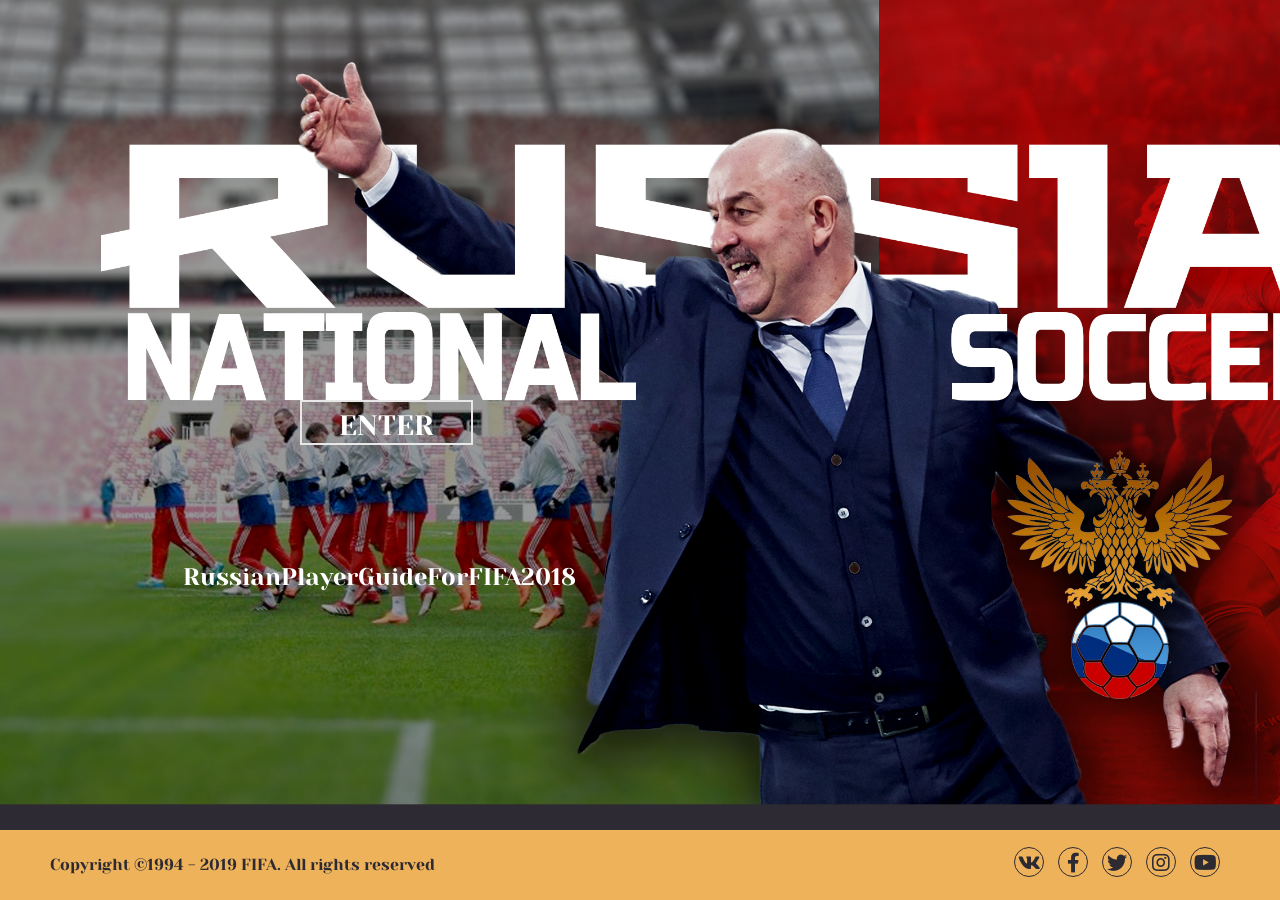
<file: index.html>
<!DOCTYPE html>
<html lang="en">
  <head>
    <meta charset="utf-8">
    <meta http-equiv="X-UA-Compatible" content="IE=edge">
    <meta name="viewport" content="width=device-width, initial-scale=1">

    <title>Main Page</title>
    <!-- <link href="https://fonts.googleapis.com/css?family=Russo+One|Stalinist+One|Yeseva+One" rel="stylesheet"> -->
    <link rel="stylesheet" href="fonts/fonts.css">
    <link rel="stylesheet" href="https://stackpath.bootstrapcdn.com/bootstrap/4.3.1/css/bootstrap.min.css" integrity="sha384-ggOyR0iXCbMQv3Xipma34MD+dH/1fQ784/j6cY/iJTQUOhcWr7x9JvoRxT2MZw1T" crossorigin="anonymous">
    <link rel="stylesheet" href="https://use.fontawesome.com/releases/v5.7.2/css/all.css" integrity="sha384-fnmOCqbTlWIlj8LyTjo7mOUStjsKC4pOpQbqyi7RrhN7udi9RwhKkMHpvLbHG9Sr" crossorigin="anonymous">
    <link href="css/index.css" rel="stylesheet">
    <script src="https://code.jquery.com/jquery-3.3.1.slim.min.js" integrity="sha384-q8i/X+965DzO0rT7abK41JStQIAqVgRVzpbzo5smXKp4YfRvH+8abtTE1Pi6jizo" crossorigin="anonymous"></script>
    <script src="https://cdnjs.cloudflare.com/ajax/libs/popper.js/1.14.7/umd/popper.min.js" integrity="sha384-UO2eT0CpHqdSJQ6hJty5KVphtPhzWj9WO1clHTMGa3JDZwrnQq4sF86dIHNDz0W1" crossorigin="anonymous"></script>
    <script src="https://stackpath.bootstrapcdn.com/bootstrap/4.3.1/js/bootstrap.min.js" integrity="sha384-JjSmVgyd0p3pXB1rRibZUAYoIIy6OrQ6VrjIEaFf/nJGzIxFDsf4x0xIM+B07jRM" crossorigin="anonymous"></script>
    <script src="js/index.js"></script>
    <!-- Global site tag (gtag.js) - Google Analytics -->
    <script async src="https://www.googletagmanager.com/gtag/js?id=UA-199001298-1"></script>
    <script>
      window.dataLayer = window.dataLayer || [];
      function gtag(){dataLayer.push(arguments);}
      gtag('js', new Date());

      gtag('config', 'UA-199001298-1');
    </script>

  </head>
  <body>
    <div class="HomePage">
      <h2>RussianPlayerGuideForFIFA2018</h2>
      <button  class="enter" type="button" name="button" onclick="gtag('event','跳出事件', {'event_category':'連結測試','event_action':'點按鈕','event_label':'測試','value':'500' });">
        <a href="player.html">ENTER</a>
      </button>
      <footer>

        <p>Copyright ©1994 - 2019 FIFA. All rights reserved</p>
        <span>
          <i class="fab fa-vk"></i>
          <i class="fab fa-facebook-f"></i>
          <i class="fab fa-twitter"></i>
          <i class="fab fa-instagram"></i>
          <i class="fab fa-youtube"></i>
        </span>


      </footer>
    </div>
  </body>
</file>
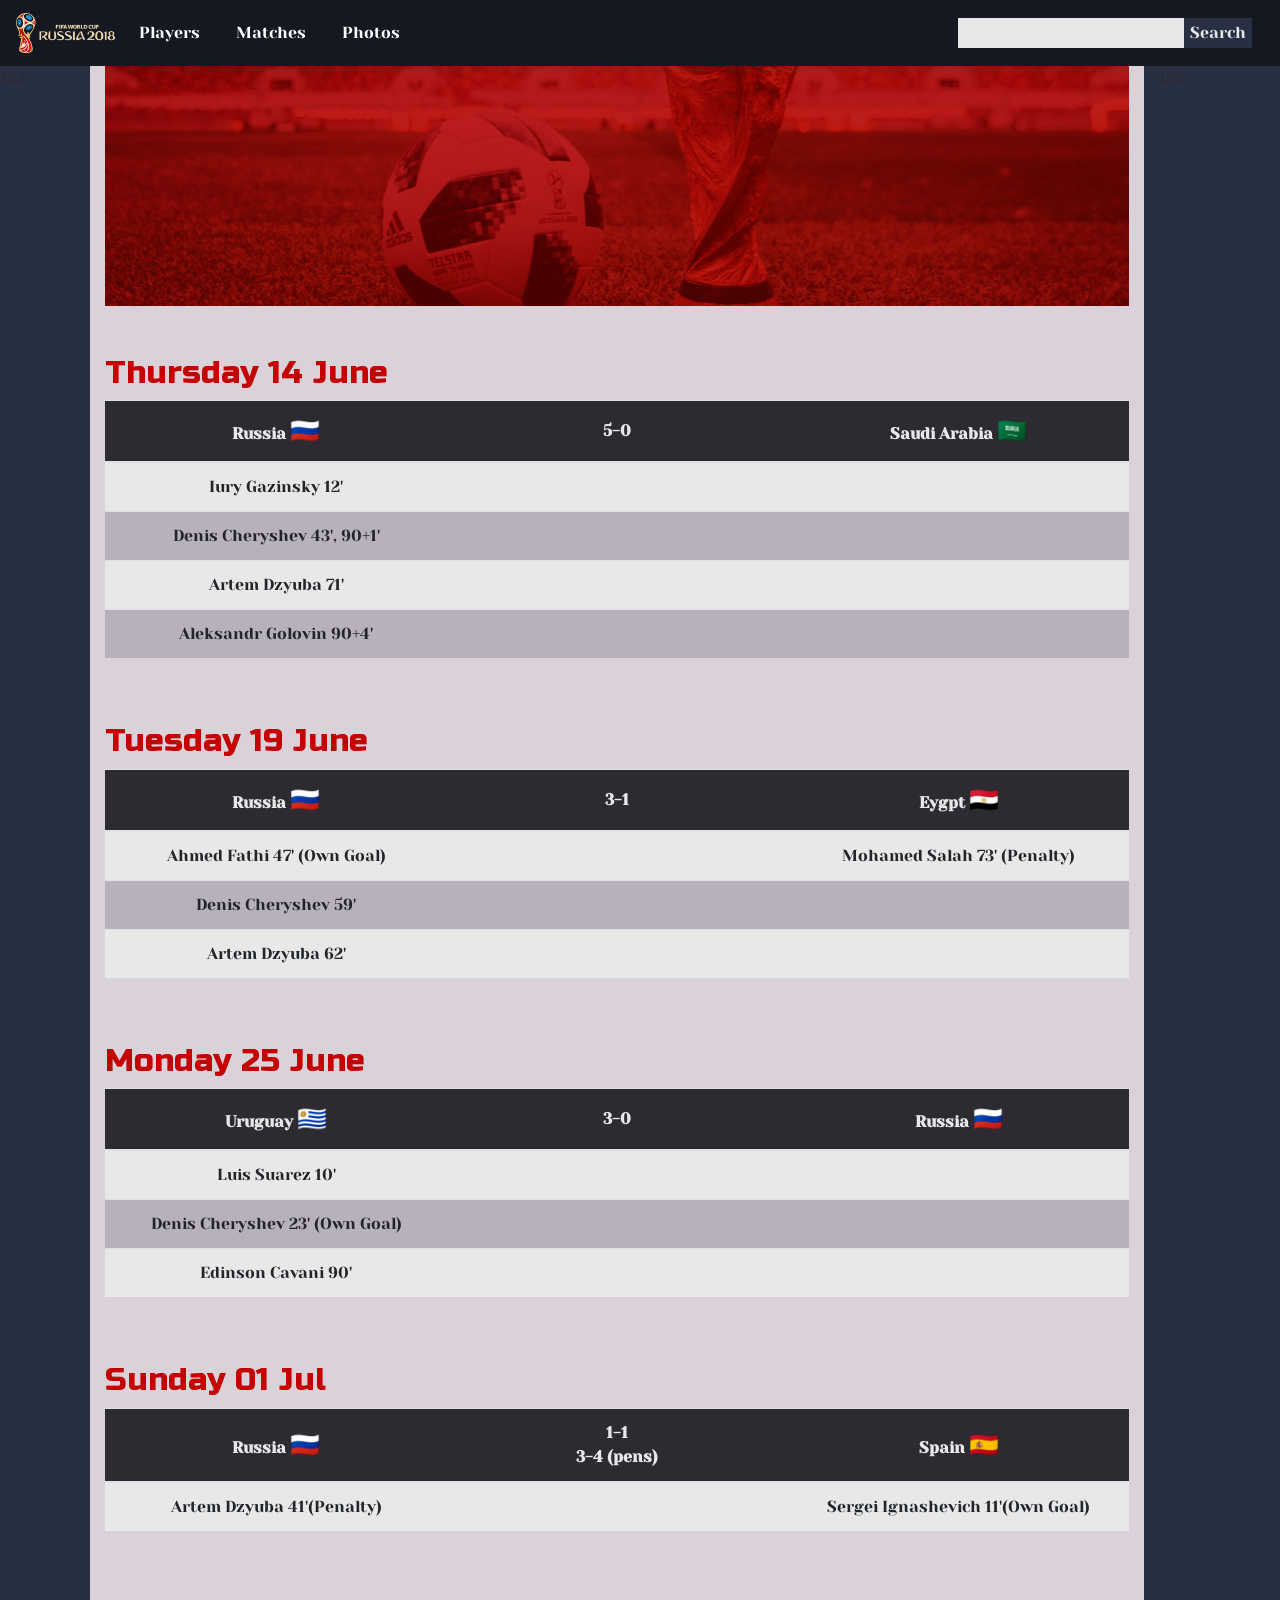
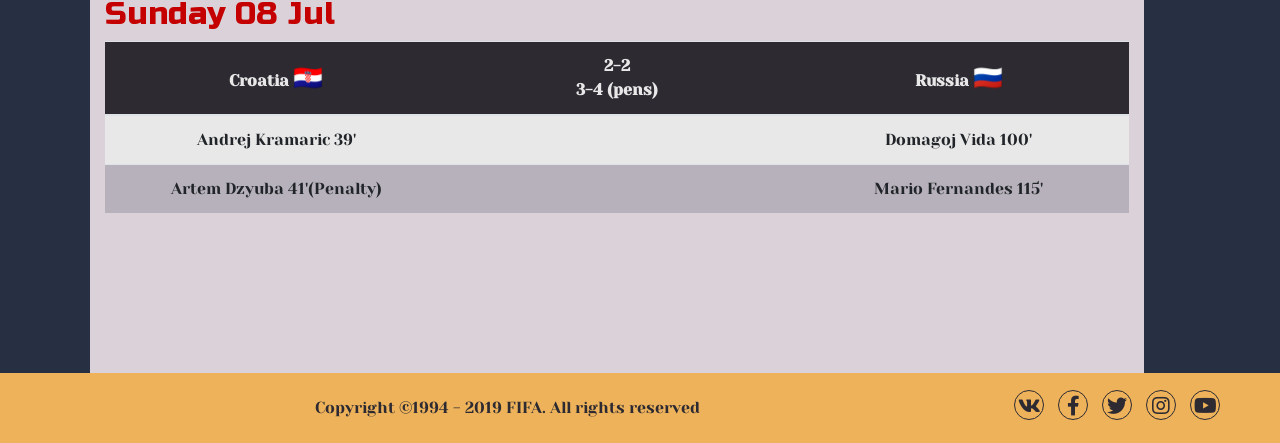
<file: matches.html>
<!DOCTYPE html>
<html lang="zh-Hant-TW">
  <head>
    <meta charset="utf-8">
    <meta http-equiv="X-UA-Compatible" content="IE=edge">
    <meta name="viewport" content="width=device-width, initial-scale=1">

    <title>Matches</title>
    <!-- <link href="https://fonts.googleapis.com/css?family=Russo+One|Stalinist+One|Yeseva+One" rel="stylesheet"> -->
    <link rel="stylesheet" href="fonts/fonts.css">
    <link rel="stylesheet" href="https://stackpath.bootstrapcdn.com/bootstrap/4.3.1/css/bootstrap.min.css" integrity="sha384-ggOyR0iXCbMQv3Xipma34MD+dH/1fQ784/j6cY/iJTQUOhcWr7x9JvoRxT2MZw1T" crossorigin="anonymous">
    <link rel="stylesheet" href="https://use.fontawesome.com/releases/v5.7.2/css/all.css" integrity="sha384-fnmOCqbTlWIlj8LyTjo7mOUStjsKC4pOpQbqyi7RrhN7udi9RwhKkMHpvLbHG9Sr" crossorigin="anonymous">
    <link href="css/index.css" rel="stylesheet">
    <script src="https://code.jquery.com/jquery-3.3.1.slim.min.js" integrity="sha384-q8i/X+965DzO0rT7abK41JStQIAqVgRVzpbzo5smXKp4YfRvH+8abtTE1Pi6jizo" crossorigin="anonymous"></script>
    <script src="https://cdnjs.cloudflare.com/ajax/libs/popper.js/1.14.7/umd/popper.min.js" integrity="sha384-UO2eT0CpHqdSJQ6hJty5KVphtPhzWj9WO1clHTMGa3JDZwrnQq4sF86dIHNDz0W1" crossorigin="anonymous"></script>
    <script src="https://stackpath.bootstrapcdn.com/bootstrap/4.3.1/js/bootstrap.min.js" integrity="sha384-JjSmVgyd0p3pXB1rRibZUAYoIIy6OrQ6VrjIEaFf/nJGzIxFDsf4x0xIM+B07jRM" crossorigin="anonymous"></script>
    <script src="js/index.js"></script>
    <!-- Global site tag (gtag.js) - Google Analytics -->
    <script async src="https://www.googletagmanager.com/gtag/js?id=UA-199001298-1"></script>
    <script>
      window.dataLayer = window.dataLayer || [];
      function gtag(){dataLayer.push(arguments);}
      gtag('js', new Date());

      gtag('config', 'UA-199001298-1');
    </script>

  </head>
  <body>

    <nav id="nav"class="navbar navbar-default navbar-expand-sm ">
      <a class="navbar-brand"href="index.html">
        <img src="./images/worldcup_2018_logo.png" alt="Logo" style="height:40px;">
      </a>
      <ul class="navbar-nav">
        <li class="nav-item">
          <a class="nav-link" href="player.html">Players</a>
        </li>
        <li class="nav-item">
          <a class="nav-link" href="matches.html">Matches</a>
        </li>
        <li class="nav-item">
          <a class="nav-link" href="photos.html">Photos</a>
        </li>


      </ul>
      <form>
        <input type="text">
        <button type="submit">Search</button>
      </form>


    </nav>


    <section class="matches">
      <div class="row">
        <div class="col-md-1">
          123
        </div>
        <div class="col-md-10">
          <div class="matchesheadCover">
            <div class="matcheshead">
            </div>
          </div>
          <br>
          <br>
        </div>
        <div class="col-md-1">
          123
        </div>
      </div>


      <div class="row">
        <div class="col-md-1">

        </div>
        <div class="col-md-10">

          <h2>Thursday 14 June</h2>

          <table class="table table-striped"  width="100%" style="table-layout:fixed">
            <thead>
              <tr>
                <th>Russia <span>🇷🇺</span></th>
                <th>5-0</th>
                <th>Saudi Arabia <span>🇸🇦</span></th>
              </tr>
            </thead>
            <tbody>
              <tr>
                <td>Iury Gazinsky 12'</td>
                <td></td>
                <td></td>
              </tr>
              <tr>
                <td>Denis Cheryshev 43', 90+1'</td>
                <td></td>
                <td></td>
              </tr>
              <tr>
                <td>Artem Dzyuba 71'</td>
                <td></td>
                <td></td>
              </tr>
              <tr>
                <td>Aleksandr Golovin 90+4'</td>
                <td></td>
                <td></td>
              </tr>
            </tbody>
          </table>
          <br>
          <br>

          <h2>Tuesday 19 June</h2>
          <table class="table table-striped"  width="100%" style="table-layout:fixed">
            <thead>
              <tr>
                <th>Russia <span>🇷🇺</span></th>
                <th>3-1</th>
                <th>Eygpt <span>🇪🇬</span></th>
              </tr>
            </thead>
            <tbody>
              <tr>
                <td>Ahmed Fathi 47' (Own Goal)</td>
                <td></td>
                <td>Mohamed Salah 73' (Penalty)</td>
              </tr>
              <tr>
                <td>Denis Cheryshev 59'</td>
                <td></td>
                <td></td>
              </tr>
              <tr>
                <td>Artem Dzyuba 62'</td>
                <td></td>
                <td></td>
              </tr>

            </tbody>
          </table>
          <br>
          <br>

          <h2>Monday 25 June</h2>
          <table class="table table-striped"  width="100%" style="table-layout:fixed">
            <thead>
              <tr>
                <th>Uruguay <span>🇺🇾</span></th>
                <th>3-0</th>
                <th>Russia <span>🇷🇺</span></th>
              </tr>
            </thead>
            <tbody>
              <tr>
                <td>Luis Suarez 10'</td>
                <td></td>
                <td></td>
              </tr>
              <tr>
                <td>Denis Cheryshev 23' (Own Goal)</td>
                <td></td>
                <td></td>
              </tr>
              <tr>
                <td>Edinson Cavani 90'</td>
                <td></td>
                <td></td>
              </tr>

            </tbody>
          </table>
          <br>
          <br>

          <h2>Sunday 01 Jul</h2>
          <table class="table table-striped"  width="100%" style="table-layout:fixed">
            <thead>
              <tr>
                <th>Russia <span>🇷🇺</span><br></th>
                <th>1-1<br>3-4 (pens)</th>
                <th>Spain <span>🇪🇸</span><br></th>
              </tr>
            </thead>
            <tbody>
              <tr>
                <td>Artem Dzyuba 41'(Penalty)</td>
                <td></td>
                <td>Sergei Ignashevich 11'(Own Goal)</td>
              </tr>
            </tbody>
          </table>
          <br>
          <br>

          <h2>Sunday 08 Jul</h2>
          <table class="table table-striped"  width="100%" style="table-layout:fixed">
            <thead>
              <tr>
                <th>Croatia <span>🇭🇷</span</th>
                <th>2-2<br>3-4 (pens)</th>
                <th>Russia <span>🇷🇺</span</th>
              </tr>
            </thead>
            <tbody>
              <tr>
                <td>Andrej Kramaric 39'</td>
                <td></td>
                <td>Domagoj Vida 100'</td>
              </tr>

              <tr>
                <td>Artem Dzyuba 41'(Penalty)</td>
                <td></td>
                <td>Mario Fernandes 115'</td>
              </tr>
            </tbody>
          </table>
          <br>
          <br>
          <br>
          <br>
          <br>
          <br>
        </div>

        <div class="col-md-1">

        </div>
      </div>
    </section>

    <footer>

      Copyright ©1994 - 2019 FIFA. All rights reserved
      <span>
        <i class="fab fa-vk"></i>
        <i class="fab fa-facebook-f"></i>
        <i class="fab fa-twitter"></i>
        <i class="fab fa-instagram"></i>
        <i class="fab fa-youtube"></i>
      </span>
    </footer>

    <a class="backtoTop" href="#nav">
      <i class="fas fa-angle-double-up"></i><br>

      T<br>
      o<br>
      p<br>

    </a>
  </body>
</file>
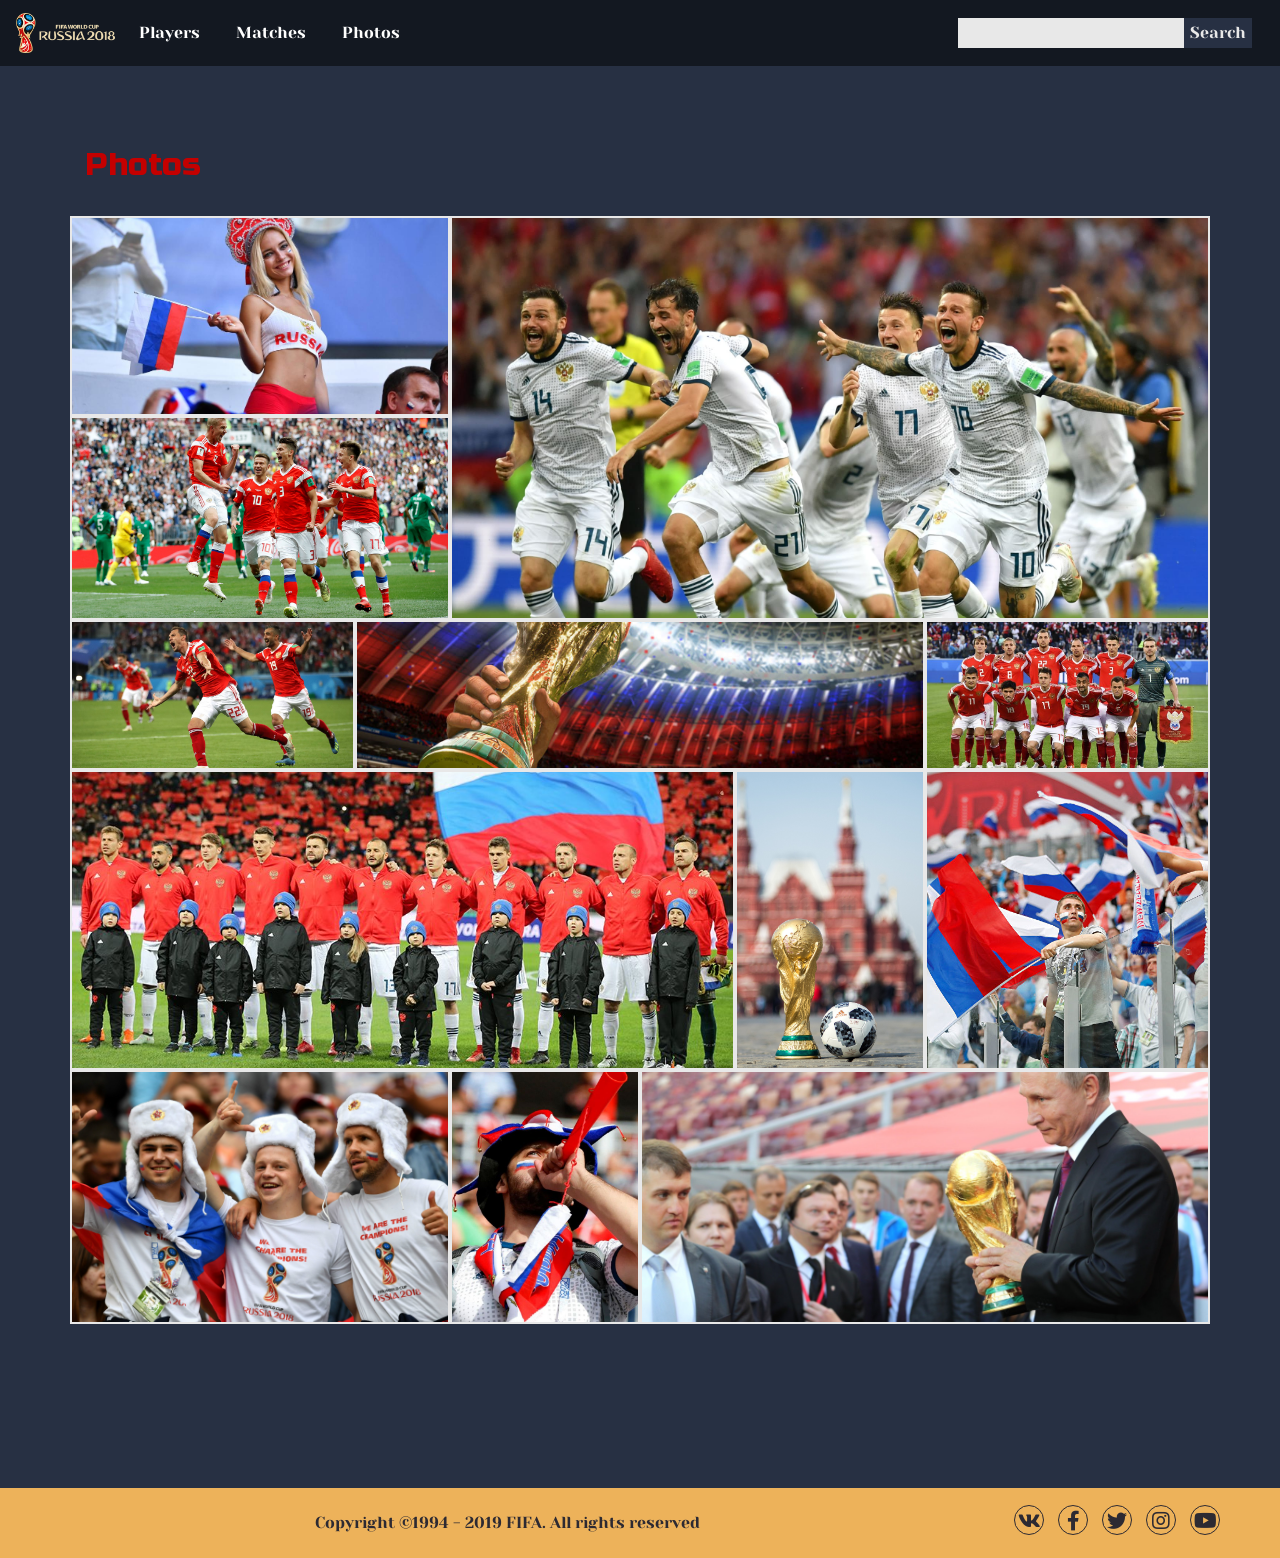
<file: photos.html>
<!DOCTYPE html>
<html lang="en">
  <head>
    <meta charset="utf-8">
    <meta http-equiv="X-UA-Compatible" content="IE=edge">
    <meta name="viewport" content="width=device-width, initial-scale=1">

    <title>Photos</title>
    <!-- <link href="https://fonts.googleapis.com/css?family=Russo+One|Stalinist+One|Yeseva+One" rel="stylesheet"> -->
    <link rel="stylesheet" href="fonts/fonts.css">
    <link rel="stylesheet" href="https://stackpath.bootstrapcdn.com/bootstrap/4.3.1/css/bootstrap.min.css" integrity="sha384-ggOyR0iXCbMQv3Xipma34MD+dH/1fQ784/j6cY/iJTQUOhcWr7x9JvoRxT2MZw1T" crossorigin="anonymous">
    <link rel="stylesheet" href="https://use.fontawesome.com/releases/v5.7.2/css/all.css" integrity="sha384-fnmOCqbTlWIlj8LyTjo7mOUStjsKC4pOpQbqyi7RrhN7udi9RwhKkMHpvLbHG9Sr" crossorigin="anonymous">
    <link href="css/index.css" rel="stylesheet">
    <script src="https://code.jquery.com/jquery-3.3.1.slim.min.js" integrity="sha384-q8i/X+965DzO0rT7abK41JStQIAqVgRVzpbzo5smXKp4YfRvH+8abtTE1Pi6jizo" crossorigin="anonymous"></script>
    <script src="https://cdnjs.cloudflare.com/ajax/libs/popper.js/1.14.7/umd/popper.min.js" integrity="sha384-UO2eT0CpHqdSJQ6hJty5KVphtPhzWj9WO1clHTMGa3JDZwrnQq4sF86dIHNDz0W1" crossorigin="anonymous"></script>
    <script src="https://stackpath.bootstrapcdn.com/bootstrap/4.3.1/js/bootstrap.min.js" integrity="sha384-JjSmVgyd0p3pXB1rRibZUAYoIIy6OrQ6VrjIEaFf/nJGzIxFDsf4x0xIM+B07jRM" crossorigin="anonymous"></script>
    <script src="js/index.js"></script>
    <!-- Global site tag (gtag.js) - Google Analytics -->
    <script async src="https://www.googletagmanager.com/gtag/js?id=UA-199001298-1"></script>
    <script>
      window.dataLayer = window.dataLayer || [];
      function gtag(){dataLayer.push(arguments);}
      gtag('js', new Date());

      gtag('config', 'UA-199001298-1');
    </script>

  </head>

<body>
  <nav id="nav"class="navbar navbar-default navbar-expand-sm ">
    <a class="navbar-brand"href="index.html">
    <img src="./images/worldcup_2018_logo.png" alt="Logo" style="height:40px;">
    </a>
    <ul class="navbar-nav">
      <li class="nav-item">
        <a class="nav-link" href="player.html">Players</a>
      </li>
      <li class="nav-item">
        <a class="nav-link" href="matches.html">Matches</a>
      </li>
      <li class="nav-item">
        <a class="nav-link" href="#">Photos</a>
      </li>


    </ul>
    <form>
      <input type="text">
      <button type="submit">Search</button>
    </form>


  </nav>

  <div class="container gallery">
    <h2>Photos</h2>
    <br>
    <div class="row">
      <div class="col-md-4">
        <div class="half photo" style="background:url('./images/Russia/Russiateam9.jpg')center center"></div>
        <div class="half photo" style="background:url('./images/Russia/Russiateam1.jpg')center center"></div>
      </div>
      <div class="col-md-8 photo" style="background:url('./images/Russia/Russiateam10.jpg')center center"><div></div></div>
    </div>
    <div class="row row2">
      <div class="col-md-3 photo" style="background:url('./images/Russia/Russiateam3.jpg')center center"><div></div></div>
      <div class="col-md-6 photo" style="background:url('./images/Russia/Russiateam2.jpg')center center"><div></div></div>
      <div class="col-md-3 photo" style="background:url('./images/Russia/Russiateam4.jpg')center center"><div></div></div>
    </div>
    <div class="row row3">
      <div class="col-md-7 photo" style="background:url('./images/Russia/Russiateam8.jpg')center center"><div></div></div>
      <div class="col-md-2 photo" style="background:url('./images/Russia/Russiateam6.jpg')center center"><div></div></div>
      <div class="col-md-3 photo" style="background:url('./images/Russia/Russiateam7.jpg')center center"><div></div></div>
    </div>
    <div class="row row4">
      <div class="col-md-6">
        <div class="four photo" style="background:url('./images/Russia/Russiateam11.jpg')center center"></div>
        <div class="two photo" style="background:url('./images/Russia/Russiateam5.jpg')center center"></div>
      </div>
      <div class="col-md-6 photo" style="background:url('./images/Russia/Russiateam12.jpg')center center">

      </div>
    </div>

  </div>
  <br>
  <br>
  <br>
  <br>
  <br>
  <br>
  <br>
  <div class="showbox">
    <div class="thephoto"></div>
    <button>X</button>
  </div>
  <footer>

    Copyright ©1994 - 2019 FIFA. All rights reserved
    <span>
      <i class="fab fa-vk"></i>
      <i class="fab fa-facebook-f"></i>
      <i class="fab fa-twitter"></i>
      <i class="fab fa-instagram"></i>
      <i class="fab fa-youtube"></i>
    </span>

  </footer>

</body>
</file>
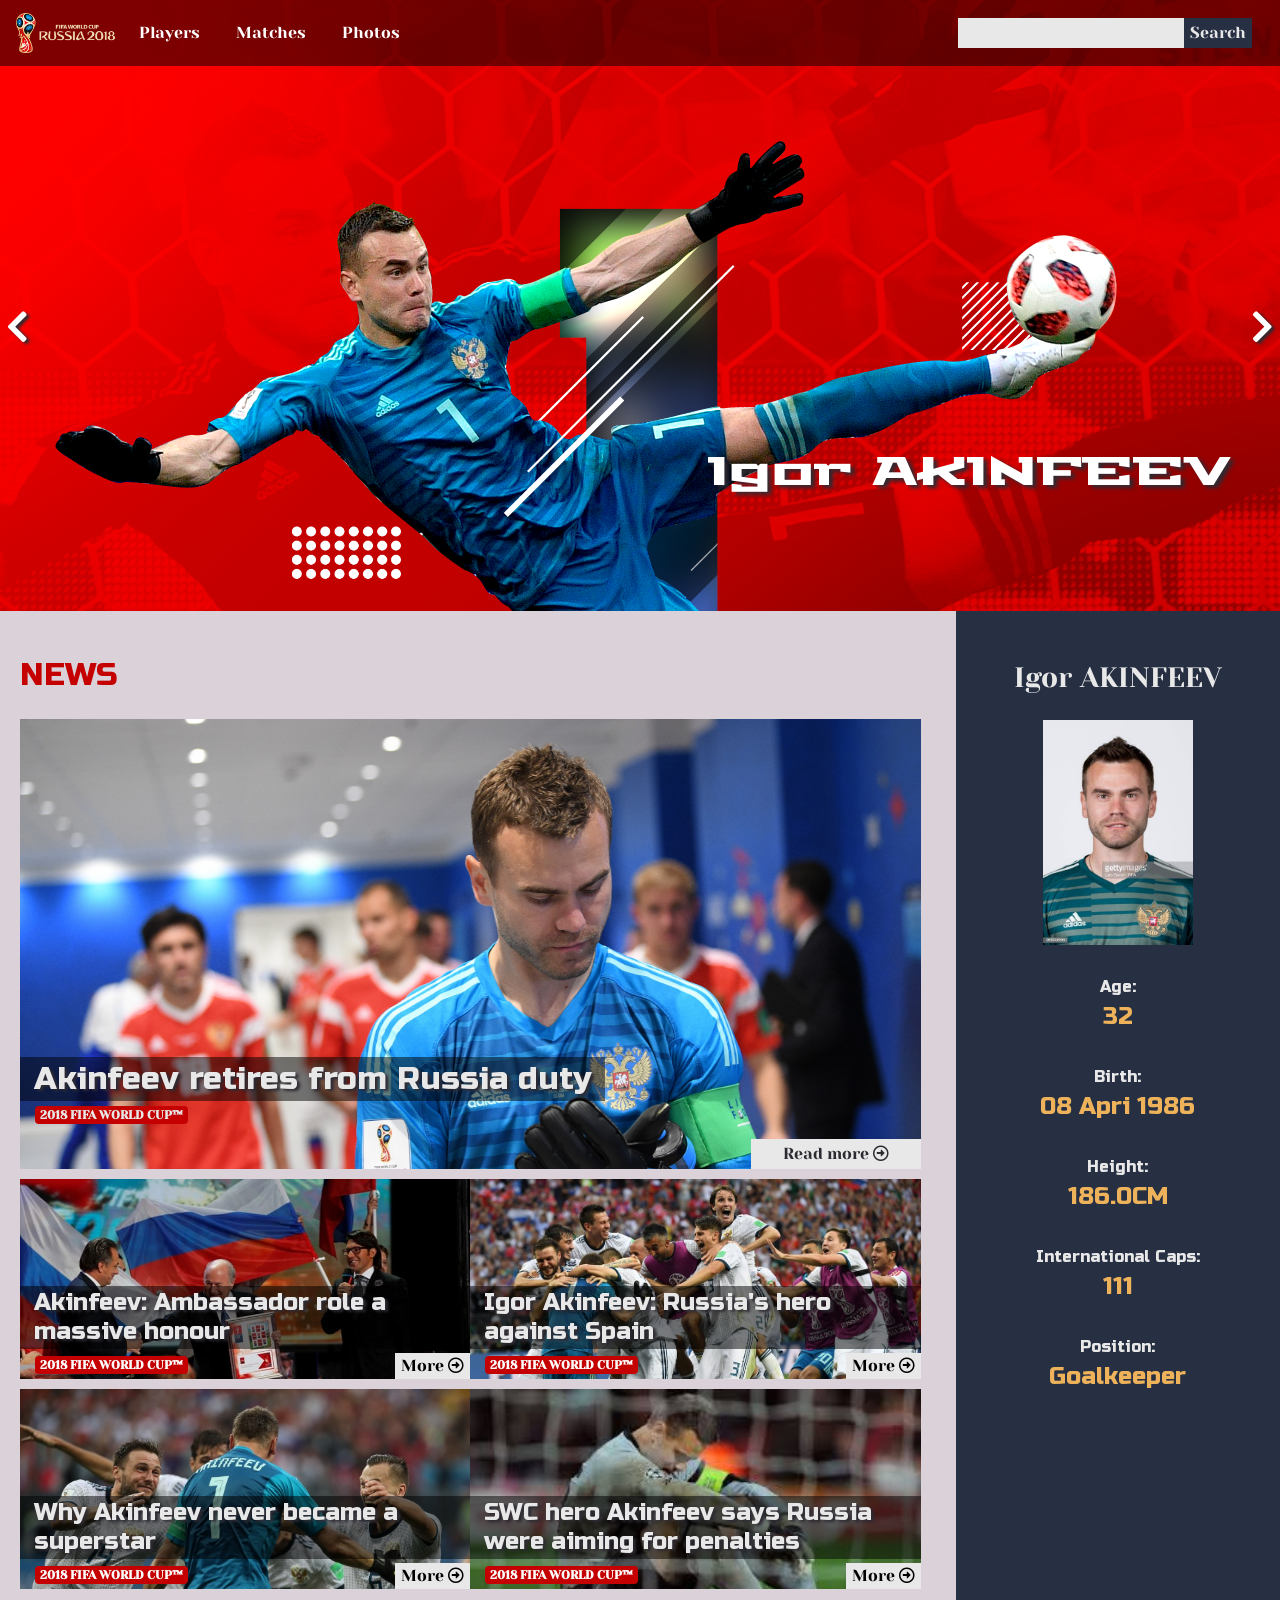
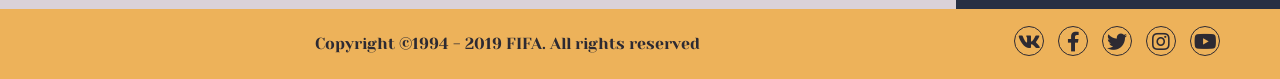
<file: player.html>
<!DOCTYPE html>
<html lang="en">
  <head>
    <meta charset="utf-8">
    <meta http-equiv="X-UA-Compatible" content="IE=edge">
    <meta name="viewport" content="width=device-width, initial-scale=1">

    <title>Players</title>
    <!-- <link href="https://fonts.googleapis.com/css?family=Russo+One|Stalinist+One|Yeseva+One" rel="stylesheet"> -->
    <link rel="stylesheet" href="fonts/fonts.css">
    <link rel="stylesheet" href="https://stackpath.bootstrapcdn.com/bootstrap/4.3.1/css/bootstrap.min.css" integrity="sha384-ggOyR0iXCbMQv3Xipma34MD+dH/1fQ784/j6cY/iJTQUOhcWr7x9JvoRxT2MZw1T" crossorigin="anonymous">
    <link rel="stylesheet" href="https://use.fontawesome.com/releases/v5.7.2/css/all.css" integrity="sha384-fnmOCqbTlWIlj8LyTjo7mOUStjsKC4pOpQbqyi7RrhN7udi9RwhKkMHpvLbHG9Sr" crossorigin="anonymous">
    <link href="css/index.css" rel="stylesheet">
    <script src="https://code.jquery.com/jquery-3.3.1.slim.min.js" integrity="sha384-q8i/X+965DzO0rT7abK41JStQIAqVgRVzpbzo5smXKp4YfRvH+8abtTE1Pi6jizo" crossorigin="anonymous"></script>
    <script src="https://cdnjs.cloudflare.com/ajax/libs/popper.js/1.14.7/umd/popper.min.js" integrity="sha384-UO2eT0CpHqdSJQ6hJty5KVphtPhzWj9WO1clHTMGa3JDZwrnQq4sF86dIHNDz0W1" crossorigin="anonymous"></script>
    <script src="https://stackpath.bootstrapcdn.com/bootstrap/4.3.1/js/bootstrap.min.js" integrity="sha384-JjSmVgyd0p3pXB1rRibZUAYoIIy6OrQ6VrjIEaFf/nJGzIxFDsf4x0xIM+B07jRM" crossorigin="anonymous"></script>
    <script src="js/index.js"></script>
    <!-- Global site tag (gtag.js) - Google Analytics -->
    <script async src="https://www.googletagmanager.com/gtag/js?id=UA-199001298-1"></script>
    <script>
      window.dataLayer = window.dataLayer || [];
      function gtag(){dataLayer.push(arguments);}
      gtag('js', new Date());

      gtag('config', 'UA-199001298-1');
    </script>

  </head>

  <body>

    <nav id="nav"class="navbar navbar-default navbar-expand-sm ">
      <a class="navbar-brand"href="index.html">
        <img src="./images/worldcup_2018_logo.png" alt="Logo" style="height:40px;">
      </a>
      <ul class="navbar-nav">
          <li class="nav-item">
            <a class="nav-link" href="player.html">Players</a>
          </li>

        <li class="nav-item">
          <a class="nav-link" href="matches.html">Matches</a>
        </li>
        <li class="nav-item">
          <a class="nav-link" href="photos.html">Photos</a>
        </li>


      </ul>
      <form>
        <input type="text">
        <button type="submit">Search</button>
      </form>


    </nav>

    <header class="jumbotron">
      <div class="player_bg">

        <button><i class="fas fa-chevron-left"></i></button>
        <button><i class="fas fa-chevron-right"></i></button>
        <h1 class="title_name"></h1>
        <div class="player_bg_front"></div>
        <div class="player"></div>


      </div>


    </header>

    <section>
        <div class="row">
          <div class="col-md-9 col-xs-12">
            <h2>NEWS</h2>
              <div class="container">
                <div class="row first_news_row">
                  <div class="col-md-12">
                    <div class="news_box">
                      <h2 class="news1_title"></h2>
                      <span class="badge badge-secondary" >2018 FIFA WORLD CUP™</span>
                      <button>Read more <i class="far fa-arrow-alt-circle-right"></i></button>
                    </div>
                  </div>
                </div>
                <div class="row">
                  <div class="col-md-6 news_2">
                    <div class="news_box_sm">
                      <h4 class="news2_title"></h4>
                      <span class="badge badge-secondary" >2018 FIFA WORLD CUP™</span>
                      <button>More <i class="far fa-arrow-alt-circle-right"></i></button>
                    </div>
                  </div>
                  <div class="col-md-6 news_3">
                    <div class="news_box_sm">
                      <h4 class="news3_title"></h4>
                      <span class="badge badge-secondary" >2018 FIFA WORLD CUP™</span>
                      <button>More <i class="far fa-arrow-alt-circle-right"></i></button>
                    </div>
                  </div>
                </div>
                <div class="row second_news_row">
                  <div class="col-md-6 news_4">
                    <div class="news_box_sm">
                      <h4 class="news4_title"></h4>
                      <span class="badge badge-secondary" >2018 FIFA WORLD CUP™</span>
                      <button>More <i class="far fa-arrow-alt-circle-right"></i></button>
                    </div>
                  </div>
                  <div class="col-md-6 news_5">
                    <div class="news_box_sm">
                      <h4 class="news5_title"></h4>
                      <span class="badge badge-secondary" >2018 FIFA WORLD CUP™</span>
                      <button>More <i class="far fa-arrow-alt-circle-right"></i></button>
                    </div>
                  </div>
                </div>
              </div>

          </div>
          <div class="col-md-3 col-xs-12 ">
            <h3 class="profile_name"></h3>
            <img class="profile" src="" alt="">
            <ul>
              <li>Age:<span class="age"></span></li>
              <li>Birth:<span class="birth"></span></li>
              <li>Height:<span class="pheight"></span></li>
              <li>International Caps:<span class="goal"></span></li>
              <li>Position:<span class="pos"></span></li>
            </ul>

          </div>
        </div>



        <a class="backtoTop" href="#nav">
          <i class="fas fa-angle-double-up"></i><br>

          T<br>
          o<br>
          p<br>

        </a>

    </section>


    <footer>

      Copyright ©1994 - 2019 FIFA. All rights reserved
      <span>
        <i class="fab fa-vk"></i>
        <i class="fab fa-facebook-f"></i>
        <i class="fab fa-twitter"></i>
        <i class="fab fa-instagram"></i>
        <i class="fab fa-youtube"></i>
      </span>


    </footer>
  </body>
</file>
<file: fonts/fonts.css>
/* cyrillic */

@font-face {
  font-family: 'Russo One';
  font-style: normal;
  font-weight: 400;
  src: local('Russo One'), local('RussoOne-Regular'), url("Z9XUDmZRWg6M1LvRYsHOy8mJvLuL9BLT.woff2") format('woff2');
  unicode-range: U+0400-045F, U+0490-0491, U+04B0-04B1, U+2116;
}
/* latin-ext */
@font-face {
  font-family: 'Russo One';
  font-style: normal;
  font-weight: 400;
  src: local('Russo One'), local('RussoOne-Regular'), url("Z9XUDmZRWg6M1LvRYsHOwcmJvLuL9BLT.woff2") format('woff2');
  unicode-range: U+0100-024F, U+0259, U+1E00-1EFF, U+2020, U+20A0-20AB, U+20AD-20CF, U+2113, U+2C60-2C7F, U+A720-A7FF;
}
/* latin */
@font-face {
  font-family: 'Russo One';
  font-style: normal;
  font-weight: 400;
  src: local('Russo One'), local('RussoOne-Regular'), url("Z9XUDmZRWg6M1LvRYsHOz8mJvLuL9A.woff2") format('woff2');
  unicode-range: U+0000-00FF, U+0131, U+0152-0153, U+02BB-02BC, U+02C6, U+02DA, U+02DC, U+2000-206F, U+2074, U+20AC, U+2122, U+2191, U+2193, U+2212, U+2215, U+FEFF, U+FFFD;
}
/* cyrillic */
@font-face {
  font-family: 'Stalinist One';
  font-style: normal;
  font-weight: 400;
  src: local('Stalinist One'), local('StalinistOne-Regular'), url("MQpS-WezM9W4Dd7D3B7I-UT7SZyePgSfLbvKiw.woff2") format('woff2');
  unicode-range: U+0400-045F, U+0490-0491, U+04B0-04B1, U+2116;
}
/* latin-ext */
@font-face {
  font-family: 'Stalinist One';
  font-style: normal;
  font-weight: 400;
  src: local('Stalinist One'), local('StalinistOne-Regular'), url("MQpS-WezM9W4Dd7D3B7I-UT7SZaePgSfLbvKiw.woff2") format('woff2');
  unicode-range: U+0100-024F, U+0259, U+1E00-1EFF, U+2020, U+20A0-20AB, U+20AD-20CF, U+2113, U+2C60-2C7F, U+A720-A7FF;
}
/* latin */
@font-face {
  font-family: 'Stalinist One';
  font-style: normal;
  font-weight: 400;
  src: local('Stalinist One'), local('StalinistOne-Regular'), url("MQpS-WezM9W4Dd7D3B7I-UT7SZiePgSfLbs.woff2") format('woff2');
  unicode-range: U+0000-00FF, U+0131, U+0152-0153, U+02BB-02BC, U+02C6, U+02DA, U+02DC, U+2000-206F, U+2074, U+20AC, U+2122, U+2191, U+2193, U+2212, U+2215, U+FEFF, U+FFFD;
}
/* cyrillic-ext */
@font-face {
  font-family: 'Yeseva One';
  font-style: normal;
  font-weight: 400;
  src: local('Yeseva One Regular'), local('YesevaOne-Regular'), url("OpNJno4ck8vc-xYpwWWxliBVWzfAw0blNQ.woff2") format('woff2');
  unicode-range: U+0460-052F, U+1C80-1C88, U+20B4, U+2DE0-2DFF, U+A640-A69F, U+FE2E-FE2F;
}
/* cyrillic */
@font-face {
  font-family: 'Yeseva One';
  font-style: normal;
  font-weight: 400;
  src: local('Yeseva One Regular'), local('YesevaOne-Regular'), url("OpNJno4ck8vc-xYpwWWxlilVWzfAw0blNQ.woff2") format('woff2');
  unicode-range: U+0400-045F, U+0490-0491, U+04B0-04B1, U+2116;
}
/* vietnamese */
@font-face {
  font-family: 'Yeseva One';
  font-style: normal;
  font-weight: 400;
  src: local('Yeseva One Regular'), local('YesevaOne-Regular'), url("OpNJno4ck8vc-xYpwWWxliJVWzfAw0blNQ.woff2") format('woff2');
  unicode-range: U+0102-0103, U+0110-0111, U+1EA0-1EF9, U+20AB;
}
/* latin-ext */
@font-face {
  font-family: 'Yeseva One';
  font-style: normal;
  font-weight: 400;
  src: local('Yeseva One Regular'), local('YesevaOne-Regular'), url("OpNJno4ck8vc-xYpwWWxliNVWzfAw0blNQ.woff2") format('woff2');
  unicode-range: U+0100-024F, U+0259, U+1E00-1EFF, U+2020, U+20A0-20AB, U+20AD-20CF, U+2113, U+2C60-2C7F, U+A720-A7FF;
}
/* latin */
@font-face {
  font-family: 'Yeseva One';
  font-style: normal;
  font-weight: 400;
  src: local('Yeseva One Regular'), local('YesevaOne-Regular'), url("OpNJno4ck8vc-xYpwWWxli1VWzfAw0Y.woff2") format('woff2');
  unicode-range: U+0000-00FF, U+0131, U+0152-0153, U+02BB-02BC, U+02C6, U+02DA, U+02DC, U+2000-206F, U+2074, U+20AC, U+2122, U+2191, U+2193, U+2212, U+2215, U+FEFF, U+FFFD;
}
</file>
<file: css/index.css>
.{
  margin: 0;
  padding: 0;
}

/* font-family: 'Russo One', sans-serif;
font-family: 'Yeseva One', cursive;
font-family: 'Stalinist One', cursive; */


html,body{
  width: 100%;
  height: 100%;
  background-color: #273043;
  font-family: 'Yeseva One', cursive;
  color:#2D2A32;
}


nav{
 background-color: rgba(0,0,0,0.5);
 position: absolute;
 z-index: 3
}


nav>ul>li{
  margin-right: 20px;

}


nav>ul>li:nth-child(3){
  margin-right: 550px;
}

nav>ul>li>a{
  color: white;
}

nav>ul>li>a:hover{
  color: white;
}

nav form input{
  margin-right: -5px;
  background: #E8E8E8;
  padding: 0px 5px;
  border:none;
  height:30px;
  outline:none;
  line-height: 30px;
  color: #2D2A32;
}

nav form>button{
  height:30px;
  background-color: #273043;
  border: none;
  color:#e8e8e8
}

.dropdown-item:focus{
  background-color: #c40000;
}

.player_bg{
  width: 100%;
  height: 100%;
  overflow: hidden;
  position: absolute;
  top: 0;
  background-size:cover;
}

.player_bg_front{
  width: 100%;
  height: 100%;
  position: absolute;
  z-index:2;
  background-size: 100%
}

.player{
  width:100%;
  height:100%;
  position: absolute;
  background: url("../images/player1/player1.png") center center ;
  background-size: cover;
}

.player_bg > button{
  color: white;
  background-color: rgba(0,0,0,0);
  border: none;
  font-size: 36px;
  position: absolute;
  z-index: 3;
  text-shadow: 3px 2px 3px #2D2A32;
}

.player_bg button:nth-child(1){
  top:300px;
  left: 0px;
}

.player_bg button:nth-child(2){
  top:300px;
  right: 0px;
}

.player_bg h1{
  font-family: 'Stalinist One', cursive;
  position: absolute;
  top: 450px;
  right: 50px;
  color: white;
  z-index: 3;
  text-shadow: 4px 3px 4px #2D2A32;
}

.jumbotron{
  overflow: hidden;
  height: 545px;
  margin: 0;
  padding: 0;
}

section{
  width: 98.8%;
}

section .col-md-3{
  padding: 0;
  background-color: #273043;
  color: #E8E8E8;
  text-align: center;
}

section .col-md-3 h3{
  font-family: 'Yeseva One', cursive;
  margin: 50px 0 25px 0;
}

section .col-md-3 img{
  width: 150px;
  margin: 0 auto;
}

section .col-md-3 ul{
  padding: 0;
}

section .col-md-3 li{
  font-family: 'Russo One', sans-serif;;
  list-style: none;
  margin-top: 30px;
}

section .col-md-3 li>span{
  color: #EDB25A;
  display: block;
  font-size: 24px;
}

section .col-md-9{
  background-color: #DAD2D8;
  color: #2D2A32;
}

section >.row > .col-md-9>h2{
  font-family: 'Russo One', sans-serif;
  color: #C40000;
  margin: 25px 15px;
}

section >.row > .col-md-9{
  padding: 20px 20px;
}

section >.row > .col-md-9 > .container > .row{
  margin: auto auto;

}

section >.row > .col-md-9 > .container > .row > .col-md-12{
  padding: 0;
}

.col-md-12 .news_box{
  width: 100%;
  height: 450px;
  position: relative;
}

.news_box  > h2{
  position: absolute;
  padding:3px 14px;
  bottom: 60px;
  color: #E8E8E8;
  font-family: 'Russo One', sans-serif;
  text-shadow: 3px 2px 3px #2D2A32;
  background-color: rgba(0, 0, 0, 0.5);
}

.news_box >  .badge-secondary{
  background-color: #C40000;
  position: absolute;
  bottom:45px;
  left:15px;
  color: #E8E8E8;
  font-family: 'Yeseva One', cursive;
  -webkit-column-rule: ;
  column-rule: ;
}

.news_box > button{
  position: absolute;
  width: 170px;
  height: 30px;
  background-color: #E8E8E8;
  border: none;
  color:#2D2A32;
  right: 0px;
  bottom: 0px;
}

section .col-md-6{
  margin-top: 10px;
  padding: 0;
  display: flex;
}

section .col-md-6:nth-child(1){
  height: 200px;
  background-size: 100%;
  position: relative;
}

section .col-md-6:nth-child(2){
  height: 200px;
  background-size: 100%;
  position: relative;
}

section .second_news_row_2 .col-md-6:nth-child(1){
  height: 200px;
  background-size: 100%;
  position: relative;
}

section .second_news_row_2 .col-md-6:nth-child(2){
  height: 200px;
  background-size: 100%;
  position: relative;
}

.news_box_sm > h4{
  position: absolute;
  padding:3px 14px;
  bottom: 22px;
  color: #E8E8E8;
  font-family: 'Russo One', sans-serif;
  text-shadow: 3px 2px 3px #2D2A32;
  background-color: rgba(0, 0, 0, 0.5);
}

.news_box_sm > .badge-secondary{
  background-color: #C40000;
  position: absolute;
  bottom: 5px;
  left:15px;
  font-family: 'Yeseva One', cursive;
}

.news_box_sm > button{
  position: absolute;
  bottom: 0px;
  right:0;
  background-color: #E8E8E8;
  border: none;
}

footer{
  height:70px;
  color: #2D2A32;
  background-color: #EDB25A;
  line-height: 70px;
  text-align: center;
}

footer > span{
  float: right;
  margin-right: 50px;
}

footer > span > .fab{
  height: 30px;
  width: 30px;
  margin-right: 10px;
  line-height: 30px;
  font-size: 20px;
  border: 1px solid #2D2A32;
  border-radius: 50%;
}

footer>span>.fab:hover{
  background-color: #e8e8e8;
  border: 1px solid #e8e8e8;
}

.backtoTop{
  position: fixed;
  bottom: 50px;
  right:0px;
  width: 30px;
  height: 90px;
  background: #E8E8E8;
  border-bottom-left-radius: 5px;
  border-top-left-radius: 5px;
  color:#2D2A32;
  text-align: center;
  line-height: 20px;
  display: none;
}

.backtoTop:hover{
  text-decoration: none;
  color:#2D2A32;
}




.HomePage{
  width: 100%;
  height: 100%;
  background:url("../images/RusTeam.jpg") no-repeat center center;
  background-size: cover;
}

.HomePage button{
  position: absolute;
  font-size: 28px;
  line-height: 45px;
  width: 173px;
  height:45px;
  left: 300px;
  top:400px;
  border: 2px solid #e8e8e8;
  background-color: rgba(0,0,0,0);
  box-sizing: border-box;
}

.HomePage button a{
  color: white;
}

.HomePage button:hover{
  border: none;
  background-color: white;
}
.HomePage button a:hover{
  font-size: 28px;
  text-decoration: none;
  color:#c40000;
}



/* HomePage */
.HomePage h2{
  font-size: 24px;
  color: white;
  position:absolute;
  left: 183px;
  bottom: 300px
}

.HomePage > footer{
  width: 100%;
  position: absolute;
  bottom: 0;
  right: 0;
}

.HomePage > footer> p{
  float: left;
  margin-left: 50px;
}

/* MatchesPage */
.matches .row{
  width: 100%;
  height: 100%;
}

.matches .row > .col-md-10{
  background-color: #DAD2D8;
}

.matcheshead{
  height: 240px;
  margin: 0 auto;
  mix-blend-mode:soft-light;
  background:
  url("../images/header.jpg")no-repeat center -180px;

}

.matchesheadCover{
  height: 240px;
  margin: 0 auto;
  background-color: rgba(134, 0, 0, 0.96);
}


table{
  text-align: center;
}

thead>tr{

  background: #2d2a32;
  color:#e8e8e8;
}

th{
    vertical-align: middle!important;
}

th>span{
  font-size: 24px;
}

tbody>tr:nth-child(odd) {
  background-color: #e8e8e8!important;
}

tbody>tr:nth-child(even) {
  background-color: rgba(39,48,66,0.2);

}

.matches h2{
  color: #c40000;
  font-family: 'Russo One', sans-serif;
}


/* Photospage */
.gallery{
    margin-top: 80px;
}

.photo{
  cursor: pointer;
}

.gallery h2{
  display: block;
  color: #c40000;
  font-family: 'Russo One', sans-serif;
}

.gallery .row>div{
  border: 2px solid #e8e8e8;
  background-size: cover!important;
  background-repeat: no-repeat!important;
}
.gallery .col-md-4{

  padding: 0px;

}

.gallery .col-md-4 .half{
  height: 200px;
  background-size: cover!important;
  background-repeat: no-repeat!important;
}

.gallery .col-md-4 .half:first-child{
  border-bottom: 4px solid #e8e8e8;
}

.gallery>.col-md-8{
  height: 400px;
}

.gallery .row2{
  height:150px;
}

.gallery .row3{
  height:300px;
}

.gallery .row4{
  height: 250px;
}

.row4 .col-md-6{
  padding: 0px;
  overflow: hidden;
}

.row4 .four{
  float: left;
  width: 66.7%;
  height: 250px;
  border-right: 2px solid #e8e8e8;
  background-size: cover!important;
}

.row4 .two{
  width: 33.3%;
  float: right;
  height: 250px;
  border-left: 2px solid #e8e8e8;
  background-size: cover!important;
}

.showbox {
  position: fixed;
  top:70px;
  background-color:rgba(232, 232, 232,0.5);
  width: 100%;
  height: 85%;
  display: none;
}

.showbox button{
  width: 20px;
  height: 20px;
  border: none;
  position: absolute;
  top: 0px;
  right:0px;
  background-color: #e8e8e8;
  font-family: arial;
  font-weight: bold;
  line-height: 20px;
  color: #c40000;
}
.thephoto{
  width: 100%;
  height: 100%;
  background-size: contain;
  background-repeat: no-repeat;
  background-position: center center;
}
</file>
